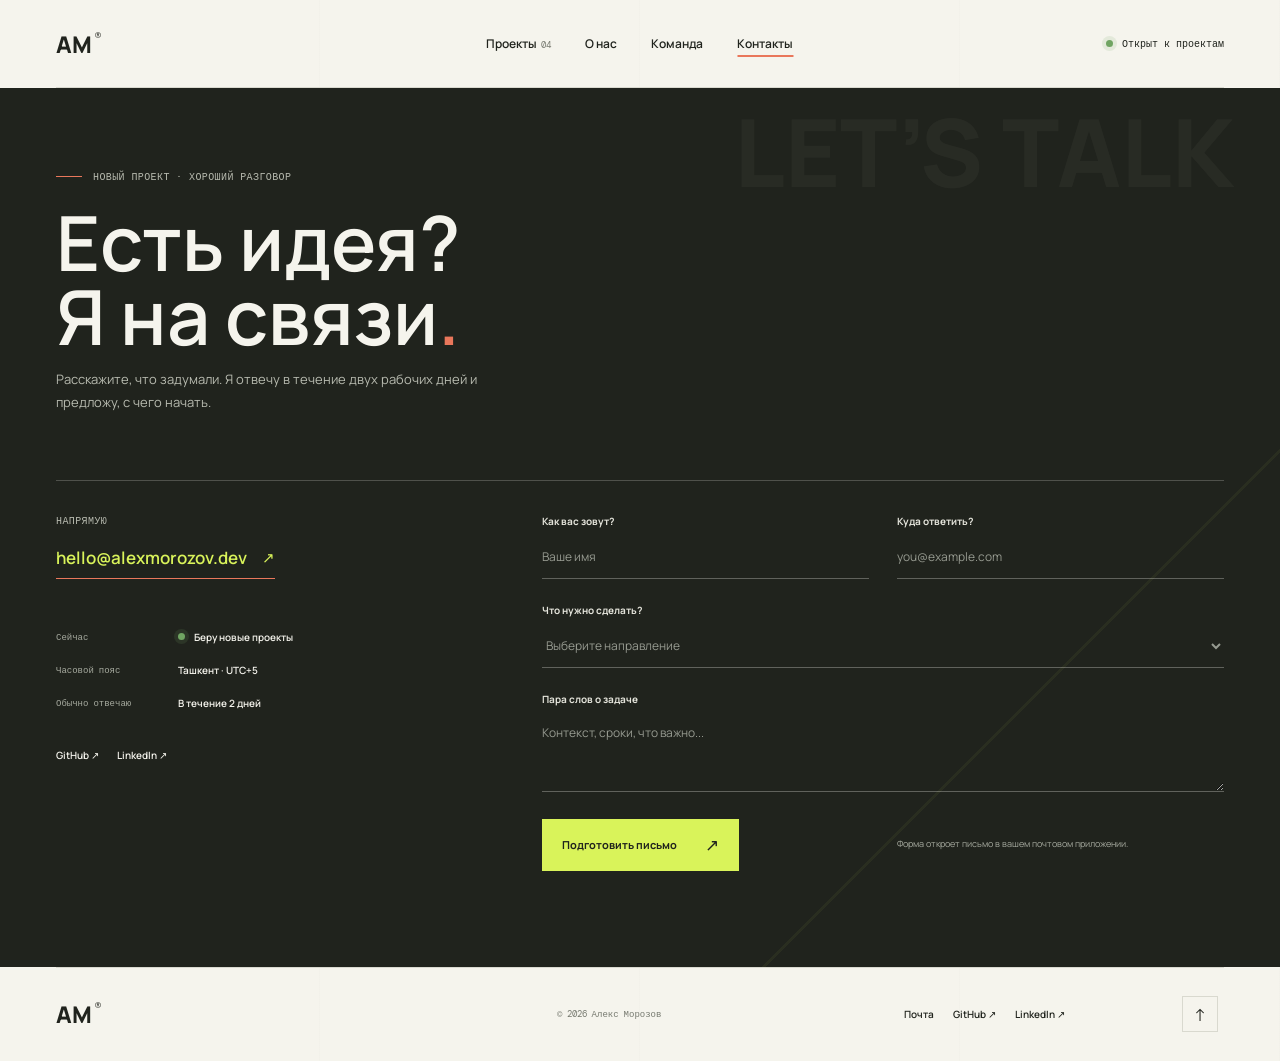
<file: contact.html>
<!doctype html>
<html lang="ru">
  <head>
    <meta charset="UTF-8" />
    <meta name="viewport" content="width=device-width, initial-scale=1.0" />
    <meta name="theme-color" content="#f6f5ef" />
    <meta
      name="description"
      content="Свяжитесь с PHP fullstack-разработчиком Алексом Морозовым по поводу сайта, API или веб-приложения."
    />
    <title>Контакты — Алекс Морозов</title>
    <link rel="stylesheet" href="src/style.css" />
  </head>
  <body>
    <div id="app">
      <header class="site-header">
        <a
          class="wordmark"
          href="index.html"
          aria-label="Алекс Морозов, на главную"
          >АМ<span>®</span></a
        ><button
          class="menu-toggle"
          type="button"
          aria-label="Открыть меню"
          aria-expanded="false"
        >
          <span></span><span></span>
        </button>
        <nav class="site-nav" aria-label="Основная навигация">
          <a href="projects.html" data-nav="projects">Проекты <span>04</span></a
          ><a href="about.html" data-nav="about">О нас</a
          ><a href="team.html" data-nav="team">Команда</a
          ><a href="contact.html" data-nav="contact">Контакты</a>
        </nav>
        <a class="header-availability" href="contact.html"
          ><i></i> Открыт к проектам</a
        >
      </header>
      <main>
        <section class="contact-hero page-wrap">
          <div class="contact-heading reveal">
            <p class="eyebrow">
              <span class="eyebrow-line"></span> Новый проект · Хороший разговор
            </p>
            <h1>Есть идея?<br />Я на связи<span class="accent-dot">.</span></h1>
            <p>
              Расскажите, что задумали. Я отвечу в течение двух рабочих дней и
              предложу, с чего начать.
            </p>
          </div>
          <div class="contact-layout">
            <div class="contact-aside reveal">
              <p class="eyebrow">Напрямую</p>
              <a class="contact-email" href="mailto:hello@alexmorozov.dev"
                >hello@alexmorozov.dev <span>↗</span></a
              >
              <div class="contact-meta">
                <div>
                  <span>Сейчас</span><strong><i></i> Беру новые проекты</strong>
                </div>
                <div>
                  <span>Часовой пояс</span><strong>Ташкент · UTC+5</strong>
                </div>
                <div>
                  <span>Обычно отвечаю</span><strong>В течение 2 дней</strong>
                </div>
              </div>
              <div class="contact-socials">
                <a href="https://github.com" target="_blank" rel="noreferrer"
                  >GitHub ↗</a
                ><a href="https://linkedin.com" target="_blank" rel="noreferrer"
                  >LinkedIn ↗</a
                >
              </div>
            </div>
            <form class="contact-form reveal" id="contact-form">
              <div class="form-row">
                <label for="name">Как вас зовут?</label
                ><input
                  id="name"
                  name="name"
                  autocomplete="name"
                  placeholder="Ваше имя"
                  required
                />
              </div>
              <div class="form-row">
                <label for="email">Куда ответить?</label
                ><input
                  id="email"
                  name="email"
                  type="email"
                  autocomplete="email"
                  placeholder="you@example.com"
                  required
                />
              </div>
              <div class="form-row">
                <label for="project-type">Что нужно сделать?</label
                ><select id="project-type" name="project-type" required>
                  <option value="" disabled selected>
                    Выберите направление
                  </option>
                  <option>Сайт или интернет-магазин на PHP</option>
                  <option>Laravel-приложение или API</option>
                  <option>Backend и интеграции</option>
                  <option>Другое</option>
                </select>
              </div>
              <div class="form-row">
                <label for="message">Пара слов о задаче</label
                ><textarea
                  id="message"
                  name="message"
                  rows="3"
                  placeholder="Контекст, сроки, что важно..."
                  required
                ></textarea>
              </div>
              <button class="button button-dark" type="submit">
                Подготовить письмо <span aria-hidden="true">↗</span>
              </button>
              <p class="form-status" id="form-status" aria-live="polite">
                Форма откроет письмо в вашем почтовом приложении.
              </p>
            </form>
          </div>
        </section>
      </main>
      <footer class="site-footer page-wrap">
        <a class="wordmark" href="index.html">АМ<span>®</span></a>
        <p>© 2026 Алекс Морозов</p>
        <div class="footer-links">
          <a href="mailto:hello@alexmorozov.dev">Почта</a
          ><a href="https://github.com" target="_blank" rel="noreferrer"
            >GitHub ↗</a
          ><a href="https://linkedin.com" target="_blank" rel="noreferrer"
            >LinkedIn ↗</a
          >
        </div>
        <a class="back-top" href="#app" aria-label="Наверх">↑</a>
      </footer>
    </div>
    <script src="src/main.js" defer></script>
  </body>
</html>
</file>
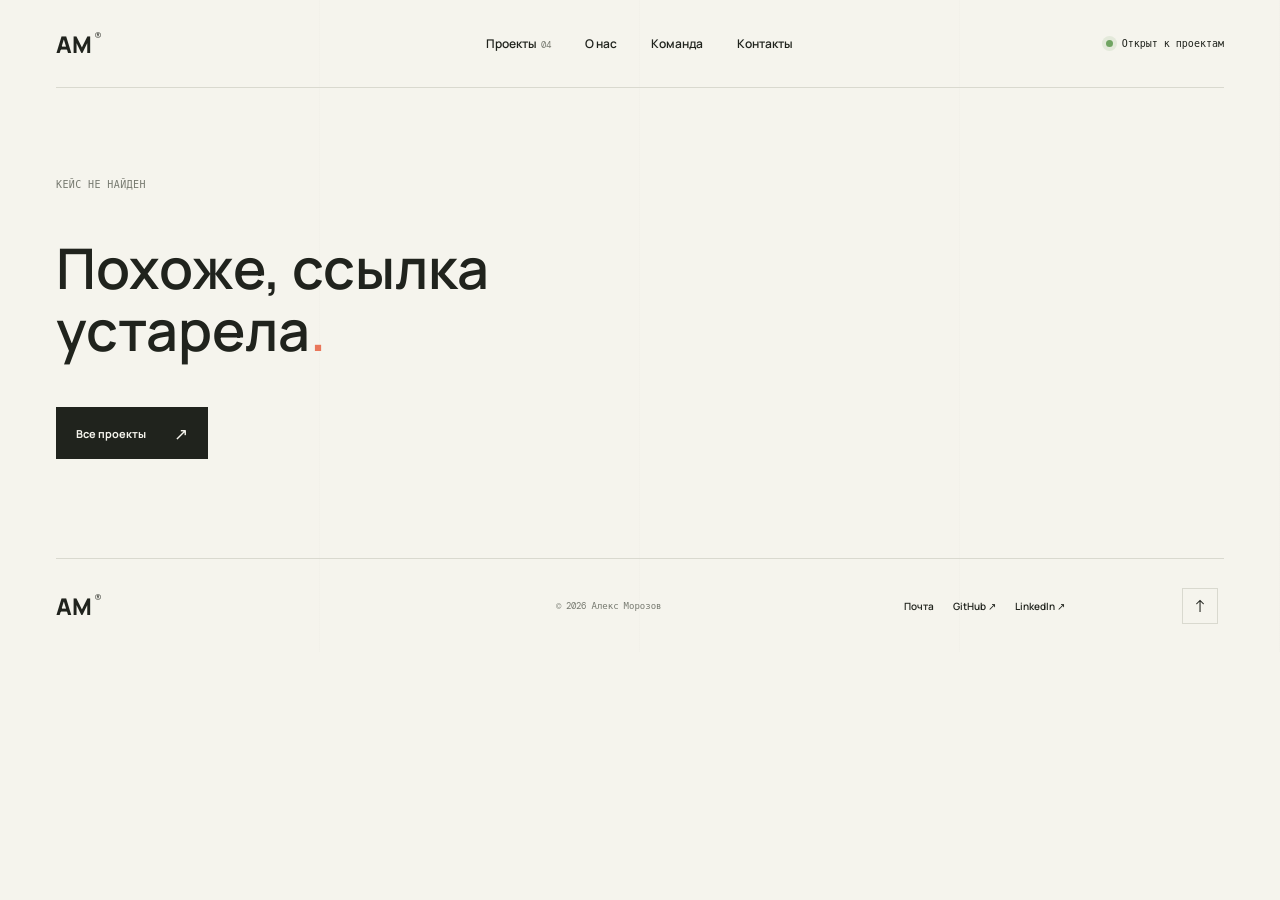
<file: project.html>
<!doctype html>
<html lang="ru">
  <head>
    <meta charset="UTF-8" />
    <meta name="viewport" content="width=device-width, initial-scale=1.0" />
    <meta name="theme-color" content="#f6f5ef" />
    <meta
      name="description"
      content="Кейсы PHP-разработки: задача, архитектура Laravel-приложения, API и результат."
    />
    <title>Кейс — Алекс Морозов</title>
    <link rel="stylesheet" href="src/style.css" />
  </head>
  <body>
    <div id="app">
      <header class="site-header">
        <a
          class="wordmark"
          href="index.html"
          aria-label="Алекс Морозов, на главную"
          >АМ<span>®</span></a
        ><button
          class="menu-toggle"
          type="button"
          aria-label="Открыть меню"
          aria-expanded="false"
        >
          <span></span><span></span>
        </button>
        <nav class="site-nav" aria-label="Основная навигация">
          <a href="projects.html" data-nav="projects">Проекты <span>04</span></a
          ><a href="about.html" data-nav="about">О нас</a
          ><a href="team.html" data-nav="team">Команда</a
          ><a href="contact.html" data-nav="contact">Контакты</a>
        </nav>
        <a class="header-availability" href="contact.html"
          ><i></i> Открыт к проектам</a
        >
      </header>
      <main id="project-detail">
        <section class="page-wrap project-not-found">
          <p class="eyebrow">Загружаю кейс</p>
        </section>
      </main>
      <footer class="site-footer page-wrap">
        <a class="wordmark" href="index.html">АМ<span>®</span></a>
        <p>© 2026 Алекс Морозов</p>
        <div class="footer-links">
          <a href="mailto:hello@alexmorozov.dev">Почта</a
          ><a href="https://github.com" target="_blank" rel="noreferrer"
            >GitHub ↗</a
          ><a href="https://linkedin.com" target="_blank" rel="noreferrer"
            >LinkedIn ↗</a
          >
        </div>
        <a class="back-top" href="#app" aria-label="Наверх">↑</a>
      </footer>
    </div>
    <script src="src/main.js" defer></script>
  </body>
</html>
</file>
<file: src/style.css>
@import url("https://fonts.googleapis.com/css2?family=DM+Mono:wght@400;500&family=Manrope:wght@400;500;600;700;800&display=swap");

:root {
  font-family: "Manrope", sans-serif;
  color: #20231d;
  background: #f5f4ed;
  font-synthesis: none;
  text-rendering: optimizeLegibility;
  --paper: #f5f4ed;
  --ink: #20231d;
  --muted: #777a70;
  --line: #d9d9cf;
  --lime: #d9f35a;
  --coral: #e9775b;
  --mono: "DM Mono", monospace;
}

* {
  box-sizing: border-box;
}
html {
  scroll-behavior: smooth;
  scroll-padding-top: 100px;
}
body {
  margin: 0;
  background-color: var(--paper);
  background-image: linear-gradient(
    90deg,
    transparent calc(100% - 1px),
    rgb(32 35 29 / 2%) 100%
  );
  background-size: 25% 100%;
  color: var(--ink);
}
body,
button,
input,
select,
textarea {
  font-family: "Manrope", sans-serif;
}
button,
a {
  -webkit-tap-highlight-color: transparent;
}
a {
  color: inherit;
  text-decoration: none;
}
button {
  color: inherit;
}
img {
  display: block;
  width: 100%;
}
::selection {
  color: var(--ink);
  background: var(--lime);
}
.page-wrap {
  width: min(1320px, calc(100% - 112px));
  margin-inline: auto;
}
.section-pad {
  padding-block: 136px;
}
.site-header {
  height: 88px;
  width: min(1320px, calc(100% - 112px));
  margin-inline: auto;
  display: grid;
  grid-template-columns: 1fr 1fr 1fr;
  align-items: center;
  border-bottom: 1px solid var(--line);
  position: relative;
  z-index: 20;
}
.wordmark {
  font-weight: 800;
  font-size: 23px;
  letter-spacing: 0;
  width: fit-content;
}
.wordmark span {
  font: 10px var(--mono);
  vertical-align: top;
  margin-left: 3px;
}
.site-nav {
  display: flex;
  justify-content: center;
  gap: 34px;
}
.site-nav a {
  font-size: 12px;
  font-weight: 600;
  transition: opacity 0.2s ease;
}
.site-nav a:hover,
.footer-links a:hover {
  opacity: 0.58;
}
.site-nav a[aria-current="page"] {
  text-decoration: underline;
  text-decoration-color: var(--coral);
  text-decoration-thickness: 2px;
  text-underline-offset: 7px;
}
.site-nav a span {
  font: 9px var(--mono);
  color: var(--muted);
  margin-left: 2px;
}
.header-availability {
  justify-self: end;
  display: flex;
  align-items: center;
  gap: 9px;
  font: 10px var(--mono);
}
.header-availability i,
.contact-meta i {
  width: 7px;
  height: 7px;
  border-radius: 50%;
  display: inline-block;
  background: #70a462;
  box-shadow: 0 0 0 4px rgb(112 164 98 / 14%);
}
.menu-toggle {
  display: none;
}
.eyebrow {
  display: flex;
  align-items: center;
  gap: 11px;
  margin: 0;
  color: var(--muted);
  font: 10px var(--mono);
  text-transform: uppercase;
  letter-spacing: 0.04em;
}
.eyebrow-line {
  display: inline-block;
  width: 26px;
  height: 1px;
  background: var(--coral);
}
.accent-dot {
  color: var(--coral);
}

.home-hero {
  position: relative;
  min-height: 685px;
  padding-block: 95px 66px;
  display: grid;
  grid-template-columns: 1.13fr 0.87fr;
  align-items: center;
  gap: 56px;
}
.hero-copy {
  position: relative;
  z-index: 2;
  padding-bottom: 32px;
}
.hero-copy h1,
.page-title-row h1,
.about-copy h1,
.contact-heading h1,
.case-title-row h1 {
  font-size: 86px;
  line-height: 0.98;
  letter-spacing: 0;
  font-weight: 600;
  margin: 28px 0 24px;
}
.hero-intro {
  max-width: 440px;
  font-size: 15px;
  line-height: 1.8;
  color: #5e6259;
}
.hero-actions {
  display: flex;
  align-items: center;
  gap: 30px;
  margin-top: 36px;
}
.button {
  min-height: 52px;
  display: inline-flex;
  align-items: center;
  justify-content: center;
  gap: 28px;
  padding: 0 20px;
  font-size: 11px;
  font-weight: 700;
  border: 0;
  cursor: pointer;
  transition:
    background 0.2s ease,
    color 0.2s ease,
    transform 0.2s ease;
}
.button:hover {
  transform: translateY(-2px);
}
.button-dark {
  color: var(--paper);
  background: var(--ink);
}
.button-dark:hover {
  color: var(--ink);
  background: var(--lime);
}
.button span {
  font-size: 17px;
  font-weight: 400;
}
.text-link {
  font-size: 11px;
  font-weight: 700;
  border-bottom: 1px solid var(--line);
  padding-bottom: 7px;
}
.text-link span {
  font-size: 14px;
  margin-left: 8px;
}
.hero-index {
  max-width: 440px;
  position: absolute;
  bottom: -82px;
  left: 0;
  right: 0;
  display: flex;
  justify-content: space-between;
  padding-top: 14px;
  border-top: 1px solid var(--line);
  color: var(--muted);
  font: 9px var(--mono);
  text-transform: uppercase;
}
.hero-art {
  position: relative;
  height: 487px;
  max-width: 440px;
  width: 100%;
  justify-self: end;
  background: #d9e8bd;
  overflow: hidden;
}
.hero-art > img {
  height: 100%;
  object-fit: cover;
  object-position: center 37%;
  mix-blend-mode: multiply;
  filter: saturate(0.72);
}
.hero-art-top,
.hero-art-bottom {
  position: absolute;
  z-index: 1;
  left: 21px;
  right: 21px;
  display: flex;
  justify-content: space-between;
  font: 9px var(--mono);
  line-height: 1.5;
  text-transform: uppercase;
}
.hero-art-top {
  top: 19px;
}
.hero-art-top span:last-child,
.hero-art-bottom span:last-child {
  text-align: right;
}
.hero-art-bottom {
  bottom: 17px;
}
.hero-art-stamp {
  position: absolute;
  z-index: 2;
  right: -15px;
  top: 44%;
  background: var(--lime);
  padding: 16px 21px;
  font-size: 13px;
  font-weight: 800;
  line-height: 1.05;
  transform: rotate(5deg);
}
.hero-art-stamp span {
  display: block;
  font-size: 20px;
  margin-top: 7px;
}
.hero-side-note {
  position: absolute;
  bottom: 53px;
  left: -45px;
  writing-mode: vertical-rl;
  font: 8px var(--mono);
  letter-spacing: 0.04em;
  color: var(--muted);
}
.hero-side-note span {
  font-size: 15px;
  padding-top: 12px;
}

.section-heading {
  display: flex;
  align-items: end;
  justify-content: space-between;
  margin-bottom: 38px;
}
.section-heading h2,
.home-bottom-cta h2,
.toolkit h2 {
  font-size: 54px;
  line-height: 1;
  font-weight: 600;
  margin: 15px 0 0;
}
.work-grid {
  display: grid;
  grid-template-columns: 1fr 1fr;
  gap: 24px;
}
.work-card {
  display: block;
  min-width: 0;
}
.work-image {
  position: relative;
  height: 380px;
  overflow: hidden;
  background: #e3e1d8;
}
.work-image > img,
.project-row-image > img {
  height: 100%;
  object-fit: cover;
  transition: transform 0.7s cubic-bezier(0.2, 0.7, 0.2, 1);
}
.work-card:hover .work-image > img,
.project-row:hover .project-row-image > img {
  transform: scale(1.035);
}
.image-forma > img {
  filter: saturate(0.76);
}
.image-northstar > img {
  filter: saturate(0.72);
}
.work-number {
  position: absolute;
  top: 17px;
  left: 17px;
  font: 10px var(--mono);
  color: white;
  mix-blend-mode: difference;
}
.work-arrow {
  position: absolute;
  right: 16px;
  top: 14px;
  width: 37px;
  height: 37px;
  background: var(--lime);
  display: grid;
  place-items: center;
  font-size: 18px;
  transition: transform 0.25s ease;
}
.work-card:hover .work-arrow {
  transform: rotate(45deg);
}
.image-label {
  position: absolute;
  left: 32px;
  bottom: 27px;
  color: #f4f0e2;
  font-size: 32px;
  line-height: 0.88;
  font-weight: 700;
}
.image-label small {
  display: inline-block;
  margin-top: 10px;
  font: 8px var(--mono);
  letter-spacing: 0.12em;
}
.image-northstar {
  background: #d7dfe2;
}
.dashboard-label {
  position: absolute;
  left: 11%;
  top: 17%;
  width: 72%;
  padding: 24px;
  background: #f8f8f3;
  color: #202823;
  box-shadow: 0 18px 55px rgb(18 38 43 / 17%);
}
.dashboard-label > span {
  display: flex;
  justify-content: space-between;
  align-items: center;
  font: 11px var(--mono);
}
.dashboard-mark {
  color: #38a589;
  font-size: 19px !important;
}
.dashboard-label strong {
  display: block;
  margin-top: 37px;
  font-size: 21px;
  font-weight: 600;
}
.dashboard-label small {
  display: block;
  margin-top: 12px;
  font: 10px var(--mono);
  color: #368a68;
}
.dashboard-label small i {
  color: #8c938b;
  font-style: normal;
}
.work-meta {
  display: flex;
  justify-content: space-between;
  align-items: start;
  padding: 17px 0 0;
}
.work-meta h3 {
  margin: 0;
  font-size: 17px;
  font-weight: 700;
}
.work-meta p {
  margin: 7px 0 0;
  color: var(--muted);
  font-size: 11px;
}
.work-meta > span {
  color: var(--muted);
  font: 10px var(--mono);
  padding-top: 4px;
}
.statement-band {
  background: var(--lime);
}
.statement-inner {
  min-height: 318px;
  position: relative;
  display: grid;
  align-content: center;
}
.statement-inner .eyebrow {
  color: #454a36;
}
.statement {
  max-width: 800px;
  margin: 23px 0 0;
  font-size: 42px;
  line-height: 1.25;
  font-weight: 500;
}
.statement span {
  font-family: Georgia, serif;
  font-style: italic;
  font-weight: 400;
}
.round-link {
  position: absolute;
  right: 3px;
  bottom: 54px;
  width: 48px;
  height: 48px;
  border: 1px solid rgb(32 35 29 / 40%);
  border-radius: 50%;
  display: grid;
  place-items: center;
  font-size: 20px;
  transition: background 0.2s ease;
}
.round-link:hover {
  background: var(--paper);
}
.home-bottom {
  display: grid;
  grid-template-columns: 1fr 1.5fr;
  gap: 60px;
}
.home-bottom-label > span {
  display: block;
  margin-top: 34px;
  color: var(--muted);
  font-size: 12px;
  line-height: 1.7;
}
.home-bottom-cta h2 {
  font-size: 48px;
  line-height: 1.15;
  margin: 0 0 30px;
}
.home-team {
  display: grid;
  grid-template-columns: 0.8fr 1.2fr;
  gap: 90px;
}
.home-team-intro h2 {
  margin: 22px 0 15px;
  font-size: 42px;
  line-height: 1.1;
  font-weight: 600;
}
.home-team-intro > p:not(.eyebrow) {
  max-width: 340px;
  margin: 0 0 23px;
  color: var(--muted);
  font-size: 11px;
  line-height: 1.8;
}
.home-team-list {
  border-top: 1px solid var(--line);
}
.home-team-member {
  min-height: 77px;
  display: grid;
  grid-template-columns: 38px 1fr 20px;
  align-items: center;
  gap: 12px;
  border-bottom: 1px solid var(--line);
  transition: padding 0.2s ease;
}
.home-team-member:hover {
  padding-inline: 5px;
}
.home-team-number {
  color: var(--coral);
  font: 9px var(--mono);
}
.home-team-member strong,
.home-team-member small {
  display: block;
}
.home-team-member strong {
  font-size: 12px;
  font-weight: 700;
}
.home-team-member small {
  margin-top: 5px;
  color: var(--muted);
  font-size: 9px;
}
.home-team-arrow {
  justify-self: end;
  font-size: 16px;
}
.site-footer {
  display: grid;
  grid-template-columns: 1fr 1fr 1fr 42px;
  align-items: center;
  gap: 20px;
  min-height: 94px;
  border-top: 1px solid var(--line);
}
.site-footer > p {
  font: 9px var(--mono);
  color: var(--muted);
  text-align: center;
}
.footer-links {
  display: flex;
  justify-content: center;
  gap: 19px;
  font-size: 10px;
  font-weight: 600;
}
.back-top {
  width: 36px;
  height: 36px;
  display: grid;
  place-items: center;
  border: 1px solid var(--line);
  font-size: 17px;
  transition: background 0.2s;
}
.back-top:hover {
  background: var(--lime);
}

.page-intro {
  padding-top: 96px;
}
.page-title-row {
  display: flex;
  justify-content: space-between;
  align-items: end;
  gap: 40px;
  margin-top: 18px;
}
.page-title-row h1 {
  font-size: 84px;
  margin: 0;
}
.page-title-row > p {
  max-width: 340px;
  margin: 0 0 7px;
  color: var(--muted);
  font-size: 13px;
  line-height: 1.8;
}
.filter-bar {
  display: flex;
  gap: 7px;
  border-bottom: 1px solid var(--line);
  margin-top: 48px;
}
.filter-button {
  display: inline-flex;
  align-items: center;
  gap: 9px;
  min-height: 43px;
  padding: 0 14px;
  border: 0;
  border-bottom: 2px solid transparent;
  background: transparent;
  color: var(--muted);
  font-size: 11px;
  cursor: pointer;
}
.filter-button.is-active {
  color: var(--ink);
  border-bottom-color: var(--coral);
}
.filter-button span {
  font: 9px var(--mono);
}
.projects-list {
  padding-top: 44px;
}
.project-row {
  display: grid;
  grid-template-columns: 1.1fr 0.9fr;
  gap: 58px;
  padding-block: 30px;
  border-bottom: 1px solid var(--line);
}
.project-row:first-child {
  padding-top: 0;
}
.project-row[hidden] {
  display: none;
}
.project-row-image {
  position: relative;
  height: 310px;
  overflow: hidden;
  background: #dedfd9;
}
.image-fieldnotes {
  background: #566a52;
}
.fieldnotes-label {
  position: absolute;
  left: 10%;
  top: 22%;
  color: #f4f1e8;
  font:
    49px Georgia,
    serif;
  line-height: 0.8;
}
.fieldnotes-label i {
  font-weight: 400;
}
.fieldnotes-label small {
  display: block;
  margin-top: 17px;
  font: 8px var(--mono);
  letter-spacing: 0.1em;
}
.image-kinfolk {
  background: #eccabe;
}
.kinfolk-label {
  position: absolute;
  top: 39%;
  width: 100%;
  text-align: center;
  color: #342d28;
  font: 28px var(--mono);
  letter-spacing: 0.1em;
}
.kinfolk-label span {
  color: #d75f43;
}
.kinfolk-label small {
  display: block;
  margin-top: 5px;
  font-size: 9px;
  letter-spacing: 0.32em;
}
.project-row-info {
  position: relative;
  display: flex;
  flex-direction: column;
  justify-content: center;
  padding-right: 40px;
}
.project-row-number,
.case-step {
  color: var(--muted);
  font: 9px var(--mono);
  text-transform: uppercase;
}
.project-row-info h2 {
  margin: 17px 0 10px;
  font-size: 29px;
  font-weight: 600;
}
.project-row-info > p {
  max-width: 430px;
  margin: 0;
  color: var(--muted);
  font-size: 12px;
  line-height: 1.8;
}
.tag-list {
  display: flex;
  flex-wrap: wrap;
  gap: 7px;
  margin-top: 20px;
}
.tag-list span {
  border: 1px solid var(--line);
  padding: 6px 9px;
  font: 9px var(--mono);
  color: #555950;
}
.project-row-arrow {
  position: absolute;
  right: 0;
  top: 50%;
  transform: translateY(-50%);
  font-size: 24px;
  transition: transform 0.2s;
}
.project-row:hover .project-row-arrow {
  transform: translate(4px, -54%);
}
.page-cta {
  padding-block: 84px 104px;
}
.cta-link {
  display: flex;
  justify-content: space-between;
  align-items: center;
  padding: 22px 0;
  border-bottom: 1px solid var(--line);
  font-size: 27px;
  font-weight: 600;
}
.cta-link span {
  font-size: 23px;
  transition: transform 0.2s;
}
.cta-link:hover span {
  transform: translate(4px, -4px);
}

.team-intro {
  padding-top: 96px;
}
.team-title-row {
  display: flex;
  justify-content: space-between;
  align-items: end;
  gap: 48px;
  margin-top: 20px;
}
.team-title-row h1 {
  margin: 0;
  font-size: 78px;
  line-height: 1;
  font-weight: 600;
}
.team-title-row > p {
  max-width: 390px;
  margin: 0 0 7px;
  color: var(--muted);
  font-size: 13px;
  line-height: 1.8;
}
.team-grid {
  display: grid;
  grid-template-columns: repeat(4, minmax(0, 1fr));
  gap: 18px;
  padding-block: 52px 30px;
}
.team-card {
  min-width: 0;
}
.team-photo {
  position: relative;
  aspect-ratio: 4 / 5;
  overflow: hidden;
  background: #d9e8bd;
}
.team-photo img {
  height: 100%;
  object-fit: cover;
  filter: saturate(0.72);
  transition: transform 0.65s cubic-bezier(0.2, 0.7, 0.2, 1);
}
.team-card:hover .team-photo img {
  transform: scale(1.035);
}
.team-card:nth-child(2) .team-photo {
  background: #e8c9bd;
}
.team-card:nth-child(3) .team-photo {
  background: #d8dfe0;
}
.team-card:nth-child(4) .team-photo {
  background: #e3dfbc;
}
.team-index {
  position: absolute;
  top: 13px;
  left: 14px;
  color: #fff;
  font: 9px var(--mono);
  mix-blend-mode: difference;
}
.team-specialty {
  position: absolute;
  right: 12px;
  bottom: 12px;
  padding: 8px 10px;
  background: var(--lime);
  font: 8px var(--mono);
  text-transform: uppercase;
}
.team-card h2 {
  margin: 16px 0 5px;
  font-size: 16px;
  font-weight: 700;
}
.team-role {
  margin: 0;
  color: var(--coral);
  font: 9px var(--mono);
  text-transform: uppercase;
}
.team-bio {
  margin: 11px 0 0;
  color: var(--muted);
  font-size: 10px;
  line-height: 1.8;
}
.team-details {
  margin-top: 16px;
  border-top: 1px solid var(--line);
}
.team-details summary {
  display: flex;
  justify-content: space-between;
  align-items: center;
  gap: 8px;
  padding-block: 11px;
  cursor: pointer;
  list-style: none;
  font-size: 10px;
  font-weight: 700;
}
.team-details summary::-webkit-details-marker {
  display: none;
}
.team-details summary::after {
  content: "+";
  color: var(--coral);
  font-size: 17px;
  font-weight: 400;
}
.team-details[open] summary::after {
  content: "−";
}
.team-detail-body {
  padding-bottom: 12px;
}
.team-detail-body p {
  margin: 0 0 9px;
  color: var(--muted);
  font-size: 9px;
  line-height: 1.75;
}
.team-detail-body p:last-child {
  margin-bottom: 0;
}
.team-detail-body strong {
  color: var(--ink);
  font-weight: 700;
}
.team-note {
  display: flex;
  justify-content: space-between;
  gap: 30px;
  padding-block: 23px;
  border-top: 1px solid var(--line);
  color: var(--muted);
  font-size: 10px;
  line-height: 1.8;
}
.team-note strong {
  color: var(--ink);
  font-weight: 600;
}

.about-hero {
  display: grid;
  grid-template-columns: 1fr 0.83fr;
  align-items: center;
  gap: 96px;
  padding-block: 88px 110px;
}
.about-copy h1 {
  font-size: 77px;
  margin-top: 28px;
}
.about-lead {
  max-width: 430px;
  font-size: 17px !important;
  line-height: 1.6 !important;
  color: var(--ink) !important;
}
.about-copy > p:not(.eyebrow) {
  max-width: 440px;
  color: var(--muted);
  font-size: 12px;
  line-height: 1.9;
}
.about-copy .button {
  margin-top: 25px;
}
.about-image {
  position: relative;
  height: 510px;
  background: #d9e8bd;
}
.about-image img {
  height: 100%;
  object-fit: cover;
  object-position: center 34%;
  filter: saturate(0.7);
  mix-blend-mode: multiply;
}
.about-image-caption {
  position: absolute;
  left: 16px;
  bottom: 15px;
  color: white;
  font: 9px var(--mono);
  mix-blend-mode: difference;
}
.about-image-mark {
  position: absolute;
  top: -19px;
  right: -19px;
  width: 58px;
  height: 58px;
  display: grid;
  place-content: center;
  background: var(--coral);
  color: var(--paper);
  font-size: 12px;
  font-weight: 800;
  line-height: 1.1;
}
.about-values {
  background: #eae9df;
}
.about-values-grid {
  display: grid;
  grid-template-columns: 0.7fr 1.3fr;
  gap: 90px;
}
.about-section-label > span {
  display: block;
  margin-top: 33px;
  color: var(--muted);
  font-size: 12px;
  line-height: 1.7;
}
.value-item {
  display: grid;
  grid-template-columns: 34px 1fr 25px;
  gap: 20px;
  padding: 25px 0;
  border-top: 1px solid #d1d1c7;
}
.value-item:first-child {
  padding-top: 0;
  border-top: 0;
}
.value-item > span:first-child {
  color: var(--muted);
  font: 10px var(--mono);
}
.value-item h2 {
  margin: 0;
  font-size: 18px;
  font-weight: 600;
}
.value-item p {
  max-width: 480px;
  margin: 9px 0 0;
  color: var(--muted);
  font-size: 11px;
  line-height: 1.8;
}
.value-mark {
  color: var(--coral);
  font-size: 16px;
}
.toolkit .section-heading > p {
  max-width: 260px;
  margin: 0 0 5px;
  color: var(--muted);
  font-size: 12px;
  line-height: 1.7;
}
.toolkit-grid {
  display: grid;
  grid-template-columns: repeat(4, 1fr);
  border-top: 1px solid var(--line);
  border-bottom: 1px solid var(--line);
}
.toolkit-item {
  min-height: 153px;
  padding: 20px 19px;
  border-right: 1px solid var(--line);
}
.toolkit-item:first-child {
  padding-left: 0;
}
.toolkit-item:last-child {
  border-right: 0;
}
.toolkit-item > span {
  font: 9px var(--mono);
  color: var(--coral);
}
.toolkit-item h3 {
  margin: 22px 0 7px;
  font-size: 13px;
}
.toolkit-item p {
  margin: 0;
  color: var(--muted);
  font-size: 10px;
  line-height: 1.7;
}

.contact-hero {
  padding-block: 91px 113px;
}
.contact-heading h1 {
  font-size: 78px;
  margin: 22px 0 14px;
}
.contact-heading > p:last-child {
  max-width: 480px;
  margin: 0;
  color: var(--muted);
  font-size: 12px;
  line-height: 1.8;
}
.contact-layout {
  display: grid;
  grid-template-columns: 0.78fr 1.22fr;
  gap: 90px;
  margin-top: 68px;
  padding-top: 35px;
  border-top: 1px solid var(--line);
}
.contact-email {
  display: inline-flex;
  gap: 15px;
  align-items: center;
  margin-top: 19px;
  padding-bottom: 9px;
  border-bottom: 1px solid var(--coral);
  font-size: 17px;
  font-weight: 600;
}
.contact-email span {
  font-size: 15px;
}
.contact-meta {
  display: grid;
  gap: 19px;
  margin-top: 51px;
}
.contact-meta > div {
  display: grid;
  grid-template-columns: 112px 1fr;
  align-items: center;
  gap: 10px;
}
.contact-meta > div > span {
  color: var(--muted);
  font: 9px var(--mono);
}
.contact-meta strong {
  display: flex;
  align-items: center;
  gap: 9px;
  font-size: 10px;
  font-weight: 600;
}
.contact-socials {
  display: flex;
  gap: 18px;
  margin-top: 38px;
  font-size: 10px;
  font-weight: 600;
}
.contact-form {
  display: grid;
  gap: 21px;
}
.form-row {
  display: grid;
  gap: 8px;
}
.form-row label {
  font-size: 10px;
  font-weight: 700;
}
.form-row input,
.form-row select,
.form-row textarea {
  width: 100%;
  min-height: 43px;
  padding: 10px 0;
  border: 0;
  border-bottom: 1px solid var(--line);
  border-radius: 0;
  background: transparent;
  color: var(--ink);
  font-size: 12px;
  outline: 0;
}
.form-row textarea {
  min-height: 78px;
  resize: vertical;
}
.form-row input::placeholder,
.form-row textarea::placeholder {
  color: #999b91;
}
.form-row input:focus,
.form-row select:focus,
.form-row textarea:focus {
  border-bottom-color: var(--coral);
}
.form-row select:invalid {
  color: #999b91;
}
.contact-form .button {
  justify-self: start;
  margin-top: 3px;
}
.form-status {
  margin: -7px 0 0;
  color: var(--muted);
  font-size: 9px;
}

.case-intro {
  padding-top: 42px;
}
.case-back {
  display: inline-flex;
  align-items: center;
  gap: 9px;
  margin-bottom: 46px;
  color: var(--muted);
  font-size: 10px;
}
.case-back:hover {
  color: var(--ink);
}
.case-title-row {
  display: flex;
  justify-content: space-between;
  align-items: end;
  gap: 30px;
  margin-top: 18px;
}
.case-title-row h1 {
  font-size: 72px;
  margin: 0;
}
.case-title-row > p {
  margin: 0 0 8px;
  color: var(--muted);
  font-size: 13px;
}
.case-hero-image {
  position: relative;
  height: 540px;
  margin-top: 42px;
  overflow: hidden;
  background: #d9dbd1;
}
.case-hero-image > img {
  height: 100%;
  object-fit: cover;
}
.case-sand > img {
  filter: saturate(0.72);
}
.case-blue > img {
  filter: saturate(0.76);
}
.case-green > img {
  filter: saturate(0.8);
}
.case-pink > img {
  filter: saturate(0.75);
}
.case-hero-caption {
  position: absolute;
  right: 18px;
  bottom: 16px;
  padding: 8px 11px;
  color: var(--ink);
  background: var(--paper);
  font: 9px var(--mono);
}
.case-meta {
  display: grid;
  grid-template-columns: repeat(4, 1fr);
  gap: 20px;
  padding-block: 24px;
  border-bottom: 1px solid var(--line);
}
.case-meta > div {
  display: grid;
  gap: 8px;
}
.case-meta span {
  color: var(--muted);
  font: 9px var(--mono);
}
.case-meta strong {
  font-size: 10px;
  font-weight: 600;
}
.case-overview {
  display: grid;
  grid-template-columns: 0.55fr 1.45fr;
  gap: 30px;
  padding-block: 100px 84px;
}
.case-overview > .eyebrow {
  padding-top: 11px;
}
.case-overview-copy h2,
.case-outcome h2 {
  max-width: 670px;
  margin: 0 0 22px;
  font-size: 38px;
  line-height: 1.2;
  font-weight: 600;
}
.case-overview-copy p,
.case-split p,
.case-outcome > div:first-child > p:last-child {
  max-width: 650px;
  margin: 0;
  color: var(--muted);
  font-size: 13px;
  line-height: 1.9;
}
.case-split {
  display: grid;
  grid-template-columns: 1fr 1fr;
  gap: 65px;
  padding-block: 45px 90px;
  border-top: 1px solid var(--line);
}
.case-split h2 {
  margin: 22px 0 12px;
  font-size: 22px;
  font-weight: 600;
}
.case-outcome {
  display: grid;
  grid-template-columns: 1.2fr 0.8fr;
  align-items: center;
  gap: 40px;
  padding-block: 61px;
  background: #eae9df;
}
.case-outcome h2 {
  margin-top: 21px;
  font-size: 34px;
}
.case-outcome > div:first-child > p:last-child {
  max-width: 430px;
}
.metric-block {
  display: flex;
  flex-direction: column;
  align-items: center;
  text-align: center;
}
.metric-block strong {
  color: #497345;
  font-size: 67px;
  line-height: 1;
  font-weight: 600;
}
.metric-block span {
  max-width: 190px;
  margin-top: 12px;
  color: var(--muted);
  font: 10px var(--mono);
  line-height: 1.6;
}
.case-next {
  padding-block: 70px 20px;
}
.case-next > a {
  display: flex;
  justify-content: space-between;
  align-items: center;
  margin-top: 19px;
  padding-bottom: 15px;
  border-bottom: 1px solid var(--line);
  font-size: 31px;
  font-weight: 600;
}
.case-next > a span {
  font-size: 22px;
}
.project-not-found {
  min-height: 470px;
  padding-block: 90px;
}
.project-not-found h1 {
  font-size: 56px;
  line-height: 1.1;
  font-weight: 600;
}

.reveal {
  opacity: 0;
  transform: translateY(18px);
  transition:
    opacity 0.65s ease,
    transform 0.65s cubic-bezier(0.2, 0.7, 0.2, 1);
}
.reveal.is-visible {
  opacity: 1;
  transform: translateY(0);
}
.work-card:nth-child(2).reveal {
  transition-delay: 0.12s;
}
@media (prefers-reduced-motion: reduce) {
  *,
  *::before,
  *::after {
    scroll-behavior: auto !important;
    animation-duration: 0.01ms !important;
    transition-duration: 0.01ms !important;
  }
  .reveal {
    opacity: 1;
    transform: none;
  }
}

@media (max-width: 1000px) {
  .page-wrap,
  .site-header {
    width: calc(100% - 64px);
  }
  .site-header {
    grid-template-columns: 0.5fr 1.5fr 0.8fr;
  }
  .site-nav {
    gap: 22px;
  }
  .home-hero {
    min-height: 600px;
    gap: 27px;
  }
  .hero-copy h1 {
    font-size: 70px;
  }
  .hero-art {
    height: 420px;
  }
  .hero-side-note {
    left: -28px;
  }
  .work-image {
    height: 320px;
  }
  .project-row {
    gap: 35px;
  }
  .project-row-image {
    height: 260px;
  }
  .team-grid {
    grid-template-columns: repeat(2, minmax(0, 1fr));
    gap: 28px 16px;
  }
  .team-title-row h1 {
    font-size: 64px;
  }
  .about-hero {
    gap: 50px;
  }
  .about-image {
    height: 440px;
  }
  .contact-layout {
    gap: 48px;
  }
}

@media (max-width: 700px) {
  html {
    scroll-padding-top: 72px;
  }
  .page-wrap,
  .site-header {
    width: calc(100% - 40px);
  }
  .section-pad {
    padding-block: 83px;
  }
  .site-header {
    height: 70px;
    grid-template-columns: 1fr auto auto;
    gap: 17px;
  }
  .wordmark {
    font-size: 21px;
  }
  .header-availability {
    font-size: 0;
    gap: 0;
  }
  .header-availability i {
    width: 8px;
    height: 8px;
  }
  .menu-toggle {
    width: 38px;
    height: 38px;
    display: grid;
    align-content: center;
    justify-items: center;
    gap: 5px;
    padding: 0;
    border: 1px solid var(--line);
    background: transparent;
    cursor: pointer;
  }
  .menu-toggle span {
    display: block;
    width: 14px;
    height: 1px;
    background: var(--ink);
    transition: transform 0.2s;
  }
  .menu-toggle[aria-expanded="true"] span:first-child {
    transform: translateY(3px) rotate(45deg);
  }
  .menu-toggle[aria-expanded="true"] span:last-child {
    transform: translateY(-3px) rotate(-45deg);
  }
  .site-nav {
    position: absolute;
    top: 69px;
    left: -20px;
    right: -20px;
    display: flex;
    flex-direction: column;
    gap: 0;
    padding: 12px 20px 20px;
    background: var(--paper);
    border-bottom: 1px solid var(--line);
    opacity: 0;
    visibility: hidden;
    transform: translateY(-7px);
    transition:
      opacity 0.2s,
      transform 0.2s,
      visibility 0.2s;
  }
  .site-nav.is-open {
    opacity: 1;
    visibility: visible;
    transform: translateY(0);
  }
  .site-nav a {
    padding: 14px 0;
    border-bottom: 1px solid var(--line);
    font-size: 13px;
  }
  .site-nav a:last-child {
    border-bottom: 0;
  }
  body.menu-open {
    overflow: hidden;
  }
  .home-hero {
    display: flex;
    flex-direction: column;
    align-items: stretch;
    gap: 39px;
    min-height: auto;
    padding-block: 63px 74px;
  }
  .hero-copy {
    padding: 0;
  }
  .eyebrow {
    font-size: 9px;
  }
  .hero-copy h1,
  .page-title-row h1 {
    font-size: 54px;
    margin: 23px 0 17px;
  }
  .hero-intro {
    max-width: 420px;
    font-size: 13px;
    line-height: 1.75;
  }
  .hero-actions {
    flex-wrap: wrap;
    gap: 20px;
    margin-top: 27px;
  }
  .button {
    min-height: 48px;
    padding-inline: 16px;
    gap: 20px;
    font-size: 10px;
  }
  .text-link {
    font-size: 10px;
  }
  .hero-index {
    position: static;
    max-width: none;
    margin-top: 35px;
    font-size: 8px;
  }
  .hero-art {
    justify-self: auto;
    max-width: none;
    width: calc(100% - 14px);
    height: auto;
    aspect-ratio: 1 / 1.12;
  }
  .hero-art-stamp {
    right: -11px;
    padding: 13px 15px;
    font-size: 11px;
  }
  .hero-side-note {
    left: auto;
    right: -13px;
    bottom: auto;
    top: 52%;
    font-size: 7px;
  }
  .section-heading {
    align-items: end;
    margin-bottom: 25px;
  }
  .section-heading h2,
  .home-bottom-cta h2,
  .toolkit h2 {
    font-size: 38px;
  }
  .section-heading > .text-link {
    font-size: 9px;
    white-space: nowrap;
  }
  .work-grid {
    grid-template-columns: 1fr;
    gap: 30px;
  }
  .work-image {
    height: auto;
    aspect-ratio: 1.12 / 1;
  }
  .image-label {
    left: 22px;
    bottom: 21px;
    font-size: 27px;
  }
  .dashboard-label {
    padding: 17px;
  }
  .dashboard-label strong {
    margin-top: 27px;
    font-size: 16px;
  }
  .work-meta h3 {
    font-size: 15px;
  }
  .work-meta p {
    max-width: 255px;
    font-size: 10px;
    line-height: 1.6;
  }
  .statement-inner {
    min-height: 284px;
    padding-block: 52px;
  }
  .statement {
    max-width: 90%;
    font-size: 30px;
  }
  .round-link {
    right: 0;
    bottom: 24px;
    width: 39px;
    height: 39px;
    font-size: 17px;
  }
  .home-bottom {
    grid-template-columns: 1fr;
    gap: 38px;
  }
  .home-bottom-label > span {
    margin-top: 17px;
  }
  .home-bottom-cta h2 {
    font-size: 37px;
  }
  .home-team {
    grid-template-columns: 1fr;
    gap: 32px;
  }
  .home-team-intro h2 {
    font-size: 36px;
  }
  .home-team-member {
    min-height: 72px;
    grid-template-columns: 28px 1fr 18px;
    gap: 9px;
  }
  .home-team-member strong {
    font-size: 11px;
  }
  .home-team-member small {
    font-size: 8px;
    line-height: 1.5;
  }
  .site-footer {
    grid-template-columns: 1fr auto;
    gap: 12px;
    padding-block: 22px;
  }
  .site-footer > p {
    grid-column: 1;
    grid-row: 2;
    margin: 0;
    text-align: left;
    font-size: 8px;
  }
  .footer-links {
    grid-column: 1 / 3;
    grid-row: 3;
    justify-content: start;
    gap: 16px;
    padding-top: 8px;
    font-size: 9px;
  }
  .back-top {
    grid-column: 2;
    grid-row: 1 / 3;
  }
  .page-intro {
    padding-top: 61px;
  }
  .page-title-row {
    display: block;
    margin-top: 22px;
  }
  .page-title-row h1 {
    font-size: 56px;
    margin: 0 0 13px;
  }
  .page-title-row > p {
    max-width: 420px;
    font-size: 11px;
  }
  .filter-bar {
    overflow-x: auto;
    margin-top: 31px;
  }
  .filter-button {
    flex: 0 0 auto;
    padding-inline: 10px;
    font-size: 10px;
  }
  .projects-list {
    padding-top: 22px;
  }
  .project-row {
    grid-template-columns: 1fr;
    gap: 18px;
    padding-block: 22px;
  }
  .project-row-image {
    height: auto;
    aspect-ratio: 1.25 / 1;
  }
  .project-row-info {
    padding-right: 30px;
  }
  .project-row-info h2 {
    margin: 10px 0 7px;
    font-size: 23px;
  }
  .project-row-info > p {
    font-size: 11px;
  }
  .project-row-arrow {
    top: 35px;
    font-size: 20px;
  }
  .team-intro {
    padding-top: 61px;
  }
  .team-title-row {
    display: block;
    margin-top: 22px;
  }
  .team-title-row h1 {
    font-size: 53px;
    margin-bottom: 13px;
  }
  .team-title-row > p {
    font-size: 11px;
  }
  .team-grid {
    padding-block: 33px 23px;
    gap: 26px 12px;
  }
  .team-card h2 {
    margin-top: 12px;
    font-size: 14px;
  }
  .team-role {
    font-size: 8px;
  }
  .team-bio {
    margin-top: 8px;
    font-size: 9px;
  }
  .team-specialty {
    right: 8px;
    bottom: 8px;
    padding: 7px;
    font-size: 7px;
  }
  .team-note {
    flex-direction: column;
    gap: 8px;
    font-size: 9px;
  }
  .tag-list {
    margin-top: 14px;
  }
  .page-cta {
    padding-block: 60px 75px;
  }
  .cta-link {
    gap: 12px;
    font-size: 19px;
  }
  .cta-link span {
    font-size: 18px;
  }
  .about-hero {
    grid-template-columns: 1fr;
    gap: 38px;
    padding-block: 62px 77px;
  }
  .about-copy h1 {
    font-size: 59px;
    margin: 22px 0 15px;
  }
  .about-lead {
    font-size: 15px !important;
  }
  .about-copy > p:not(.eyebrow) {
    font-size: 11px;
  }
  .about-image {
    width: calc(100% - 12px);
    height: auto;
    aspect-ratio: 1 / 1.12;
  }
  .about-image-mark {
    right: -12px;
    width: 49px;
    height: 49px;
  }
  .about-values-grid {
    grid-template-columns: 1fr;
    gap: 38px;
  }
  .about-section-label > span {
    margin-top: 16px;
  }
  .value-item {
    grid-template-columns: 25px 1fr 18px;
    gap: 12px;
    padding: 20px 0;
  }
  .value-item h2 {
    font-size: 16px;
  }
  .value-item p {
    font-size: 10px;
  }
  .toolkit .section-heading {
    display: block;
  }
  .toolkit .section-heading > p {
    margin-top: 16px;
    font-size: 11px;
  }
  .toolkit-grid {
    grid-template-columns: 1fr 1fr;
  }
  .toolkit-item {
    min-height: 133px;
    padding: 17px 13px;
    border-bottom: 1px solid var(--line);
  }
  .toolkit-item:nth-child(2) {
    border-right: 0;
  }
  .toolkit-item:nth-child(3),
  .toolkit-item:nth-child(4) {
    border-bottom: 0;
  }
  .toolkit-item:first-child {
    padding-left: 0;
  }
  .toolkit-item h3 {
    margin-top: 19px;
  }
  .contact-hero {
    padding-block: 62px 80px;
  }
  .contact-heading h1 {
    font-size: 55px;
    margin: 21px 0 13px;
  }
  .contact-heading > p:last-child {
    font-size: 11px;
  }
  .contact-layout {
    grid-template-columns: 1fr;
    gap: 48px;
    margin-top: 43px;
    padding-top: 28px;
  }
  .contact-email {
    font-size: 14px;
  }
  .contact-meta {
    gap: 16px;
    margin-top: 30px;
  }
  .contact-meta > div {
    grid-template-columns: 105px 1fr;
  }
  .contact-form {
    gap: 18px;
  }
  .case-intro {
    padding-top: 24px;
  }
  .case-back {
    margin-bottom: 37px;
  }
  .case-title-row {
    display: block;
    margin-top: 18px;
  }
  .case-title-row h1 {
    font-size: 48px;
    margin: 0 0 12px;
  }
  .case-title-row > p {
    font-size: 11px;
  }
  .case-hero-image {
    height: auto;
    aspect-ratio: 1 / 1;
    margin-top: 27px;
  }
  .case-meta {
    grid-template-columns: 1fr 1fr;
    gap: 19px 12px;
    padding-block: 20px;
  }
  .case-meta strong {
    font-size: 9px;
  }
  .case-overview {
    grid-template-columns: 1fr;
    gap: 20px;
    padding-block: 61px 49px;
  }
  .case-overview-copy h2 {
    font-size: 27px;
    margin-bottom: 14px;
  }
  .case-overview-copy p,
  .case-split p,
  .case-outcome > div:first-child > p:last-child {
    font-size: 11px;
  }
  .case-split {
    grid-template-columns: 1fr;
    gap: 34px;
    padding-block: 31px 60px;
  }
  .case-split h2 {
    margin: 16px 0 8px;
    font-size: 20px;
  }
  .case-outcome {
    grid-template-columns: 1fr;
    gap: 34px;
    width: 100%;
    padding: 43px 20px;
  }
  .case-outcome h2 {
    font-size: 28px;
  }
  .metric-block {
    align-items: start;
    text-align: left;
  }
  .metric-block strong {
    font-size: 55px;
  }
  .metric-block span {
    text-align: left;
  }
  .case-next {
    padding-block: 55px 10px;
  }
  .case-next > a {
    font-size: 25px;
  }
  .project-not-found {
    min-height: 420px;
    padding-block: 78px;
  }
  .project-not-found h1 {
    font-size: 42px;
  }
}

.contact-hero.page-wrap {
  position: relative;
  width: 100%;
  max-width: none;
  margin: 0;
  padding: 82px max(56px, calc((100% - 1200px) / 2)) 96px;
  overflow: hidden;
  color: var(--paper);
  background-color: var(--ink);
  background-image: linear-gradient(
    135deg,
    transparent 0 76%,
    rgb(217 243 90 / 5%) 76% 76.15%,
    transparent 76.15%
  );
}
.contact-hero::before {
  content: "LET’S TALK";
  position: absolute;
  top: 16px;
  right: max(45px, calc((100% - 1260px) / 2));
  color: rgb(245 244 237 / 4%);
  font-size: 94px;
  line-height: 1;
  font-weight: 800;
  pointer-events: none;
}
.contact-heading,
.contact-layout {
  position: relative;
  z-index: 1;
}
.contact-heading .eyebrow,
.contact-aside > .eyebrow {
  color: #b7baaf;
}
.contact-heading h1 {
  max-width: 820px;
  font-size: 76px;
}
.contact-heading > p:last-child {
  color: #b7baaf;
  font-size: 13px;
}
.contact-layout {
  max-width: 1200px;
  grid-template-columns: 0.72fr 1.28fr;
  gap: clamp(42px, 8vw, 110px);
  margin: 65px auto 0;
  padding-top: 33px;
  border-top-color: rgb(245 244 237 / 22%);
}
.contact-email {
  color: var(--lime);
  border-bottom-color: var(--coral);
}
.contact-meta > div > span {
  color: #a6aa9f;
}
.contact-meta strong {
  color: var(--paper);
}
.contact-socials a {
  color: var(--paper);
}
.contact-form {
  grid-template-columns: repeat(2, minmax(0, 1fr));
  gap: 24px 28px;
}
.contact-form .form-row:nth-child(n + 3) {
  grid-column: 1 / -1;
}
.contact-form .form-row label {
  color: #e4e4db;
}
.contact-form .form-row input,
.contact-form .form-row select,
.contact-form .form-row textarea {
  border-bottom-color: rgb(245 244 237 / 30%);
  color: var(--paper);
}
.contact-form .form-row input:focus,
.contact-form .form-row select:focus,
.contact-form .form-row textarea:focus {
  border-bottom-color: var(--lime);
}
.contact-form .form-row input::placeholder,
.contact-form .form-row textarea::placeholder {
  color: #969a90;
}
.contact-form .form-row select:invalid {
  color: #969a90;
}
.contact-form .form-row option {
  color: var(--ink);
  background: var(--paper);
}
.contact-form .button-dark {
  color: var(--ink);
  background: var(--lime);
}
.contact-form .button-dark:hover {
  color: var(--paper);
  background: var(--coral);
}
.contact-form .form-status {
  grid-column: 2;
  align-self: center;
  margin: 0;
  color: #a6aa9f;
  line-height: 1.7;
}

@media (max-width: 700px) {
  .contact-hero.page-wrap {
    padding: 58px 20px 70px;
  }
  .contact-hero::before {
    top: 27px;
    right: 12px;
    font-size: 43px;
  }
  .contact-heading h1 {
    max-width: 100%;
    font-size: 49px;
  }
  .contact-heading > p:last-child {
    max-width: 360px;
    font-size: 11px;
  }
  .contact-layout {
    grid-template-columns: 1fr;
    gap: 38px;
    margin-top: 38px;
    padding-top: 26px;
  }
  .contact-form {
    grid-template-columns: 1fr;
    gap: 19px;
  }
  .contact-form .form-row:nth-child(n + 3),
  .contact-form .form-status {
    grid-column: 1;
  }
  .contact-form .button {
    grid-column: 1;
  }
  .contact-email {
    font-size: 14px;
  }
}
</file>
